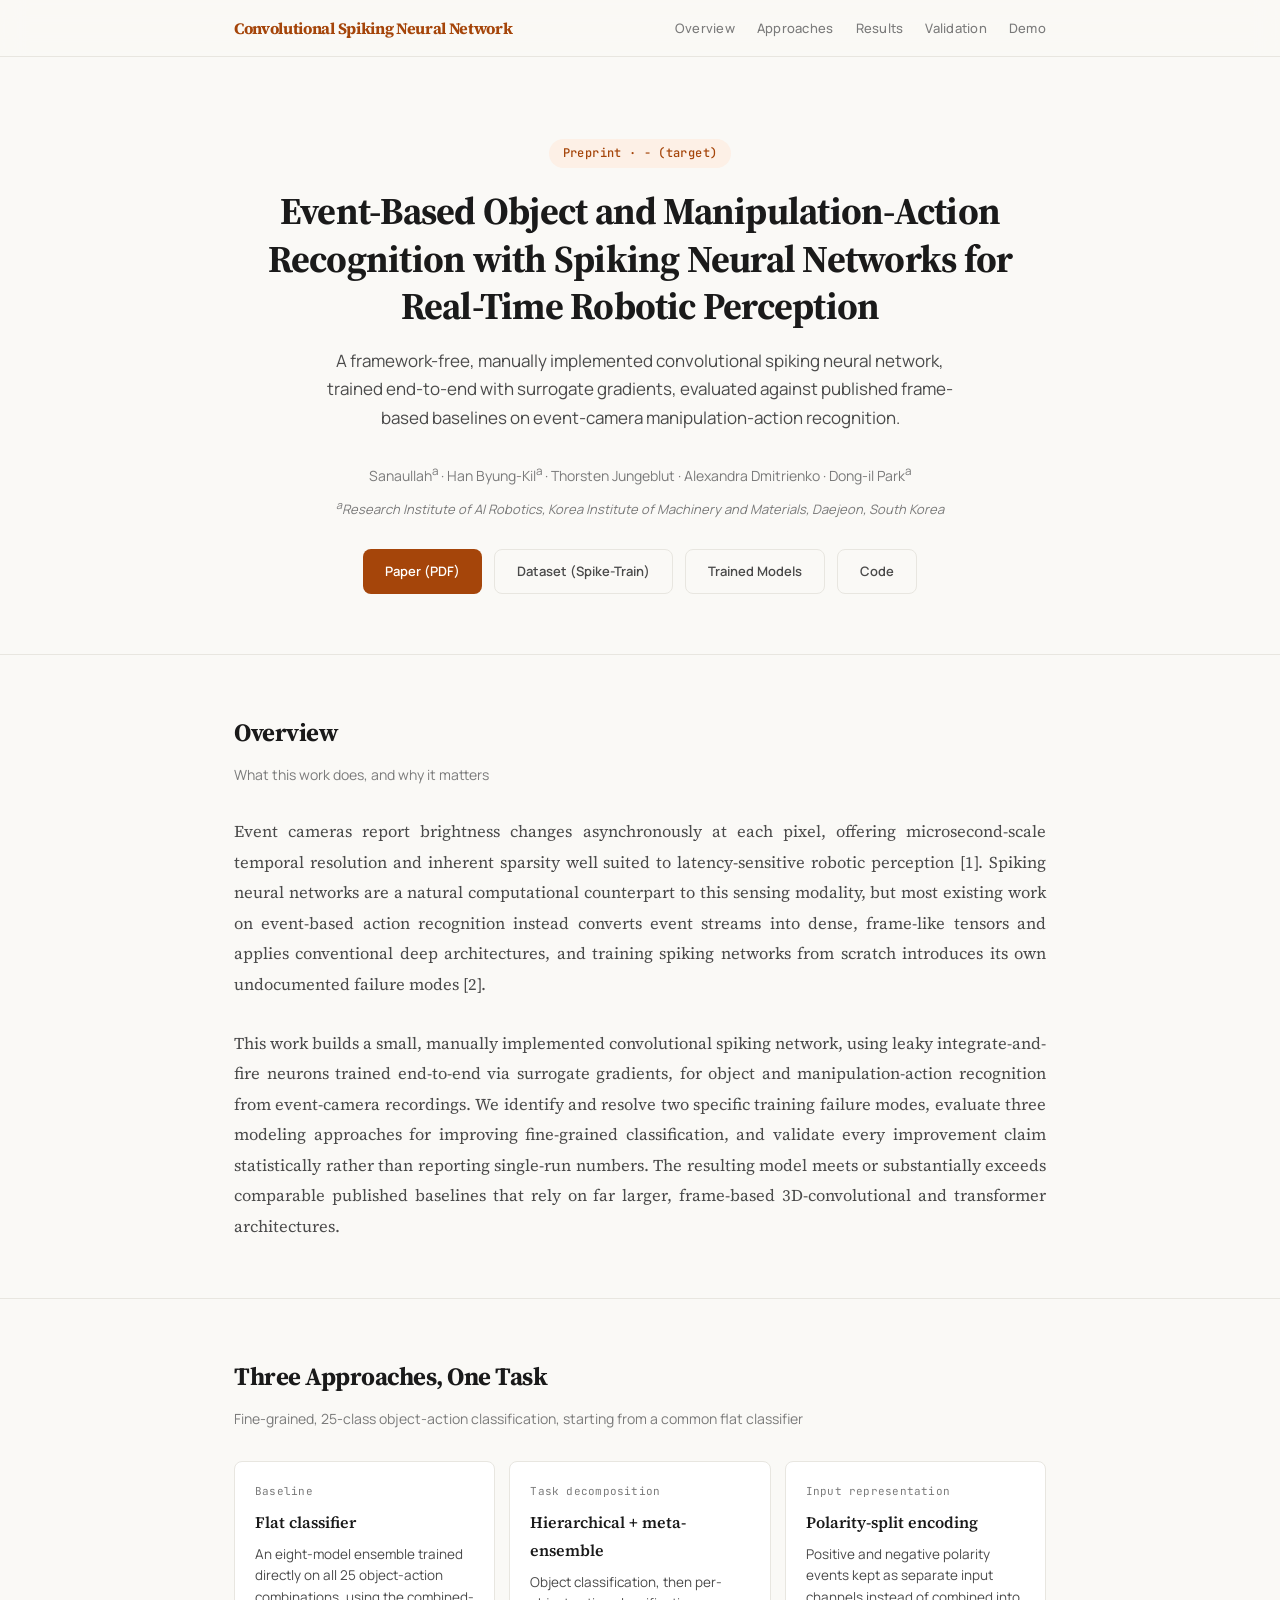
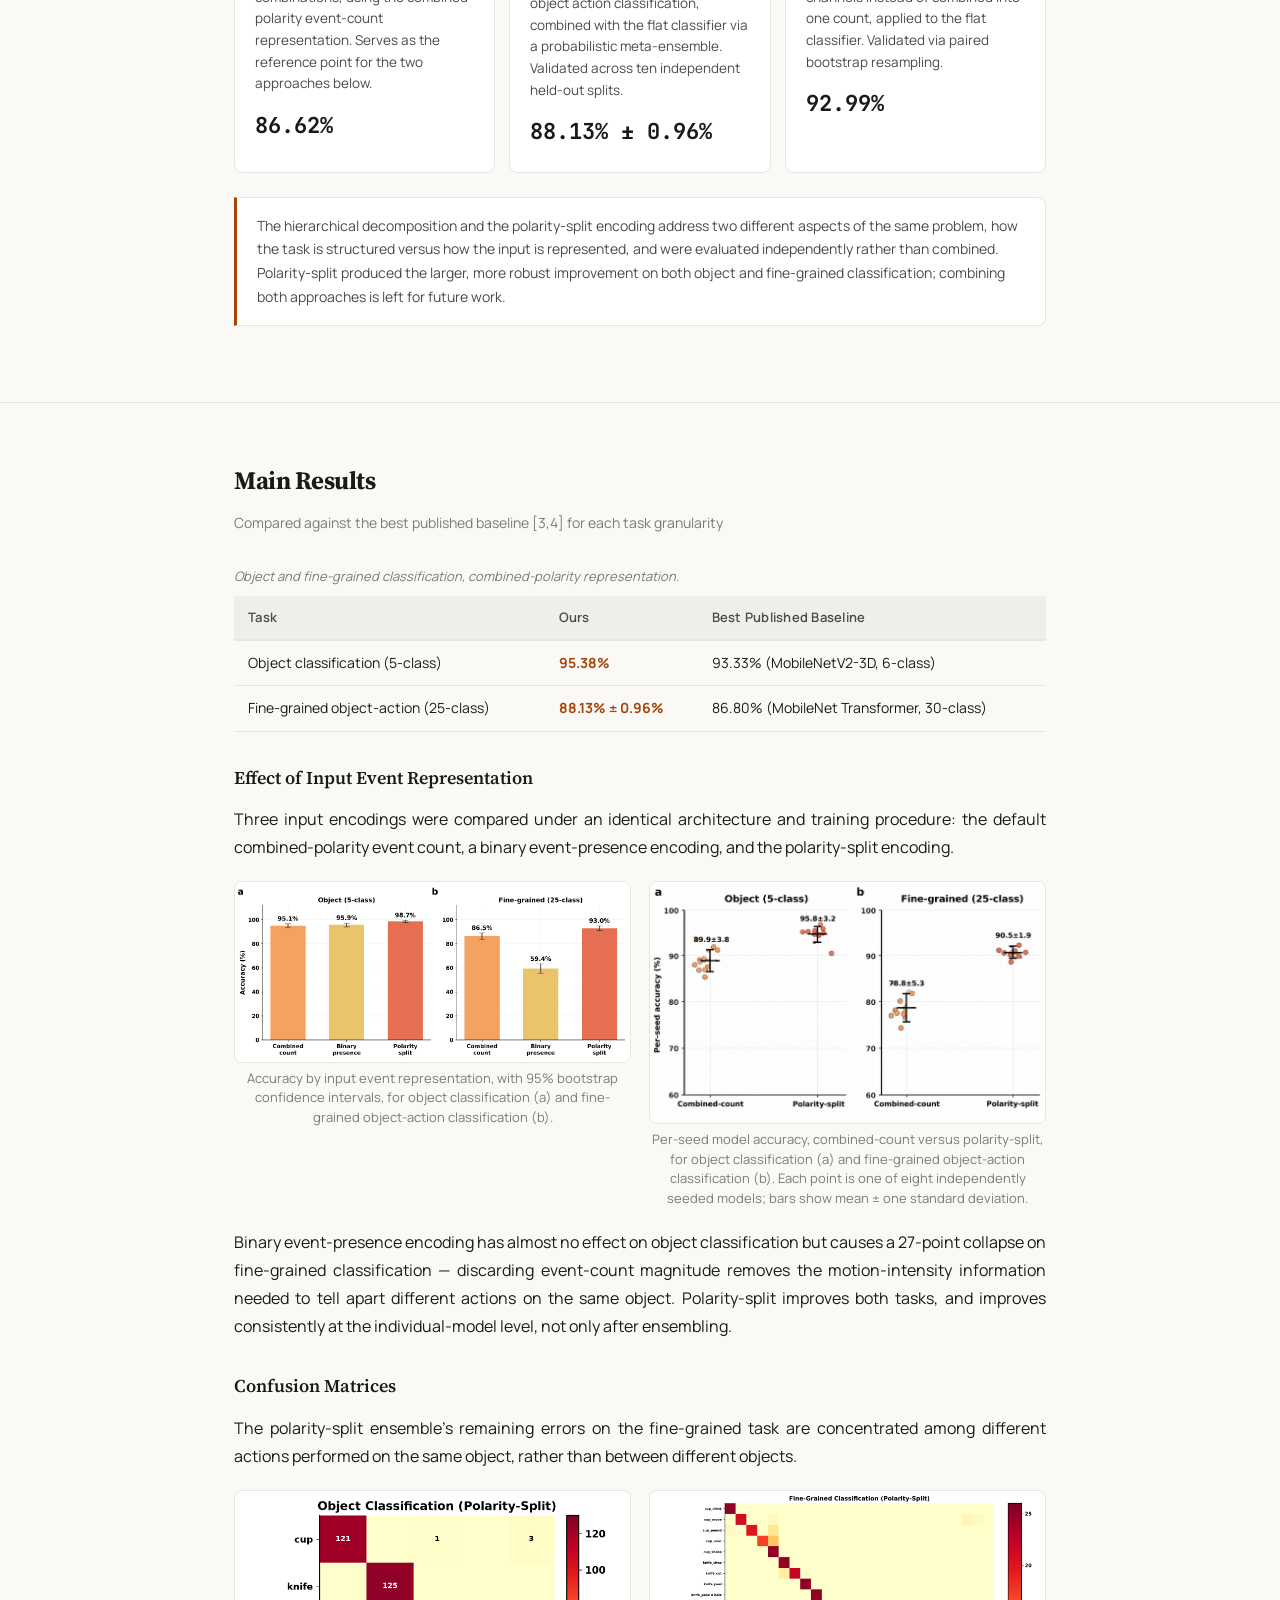
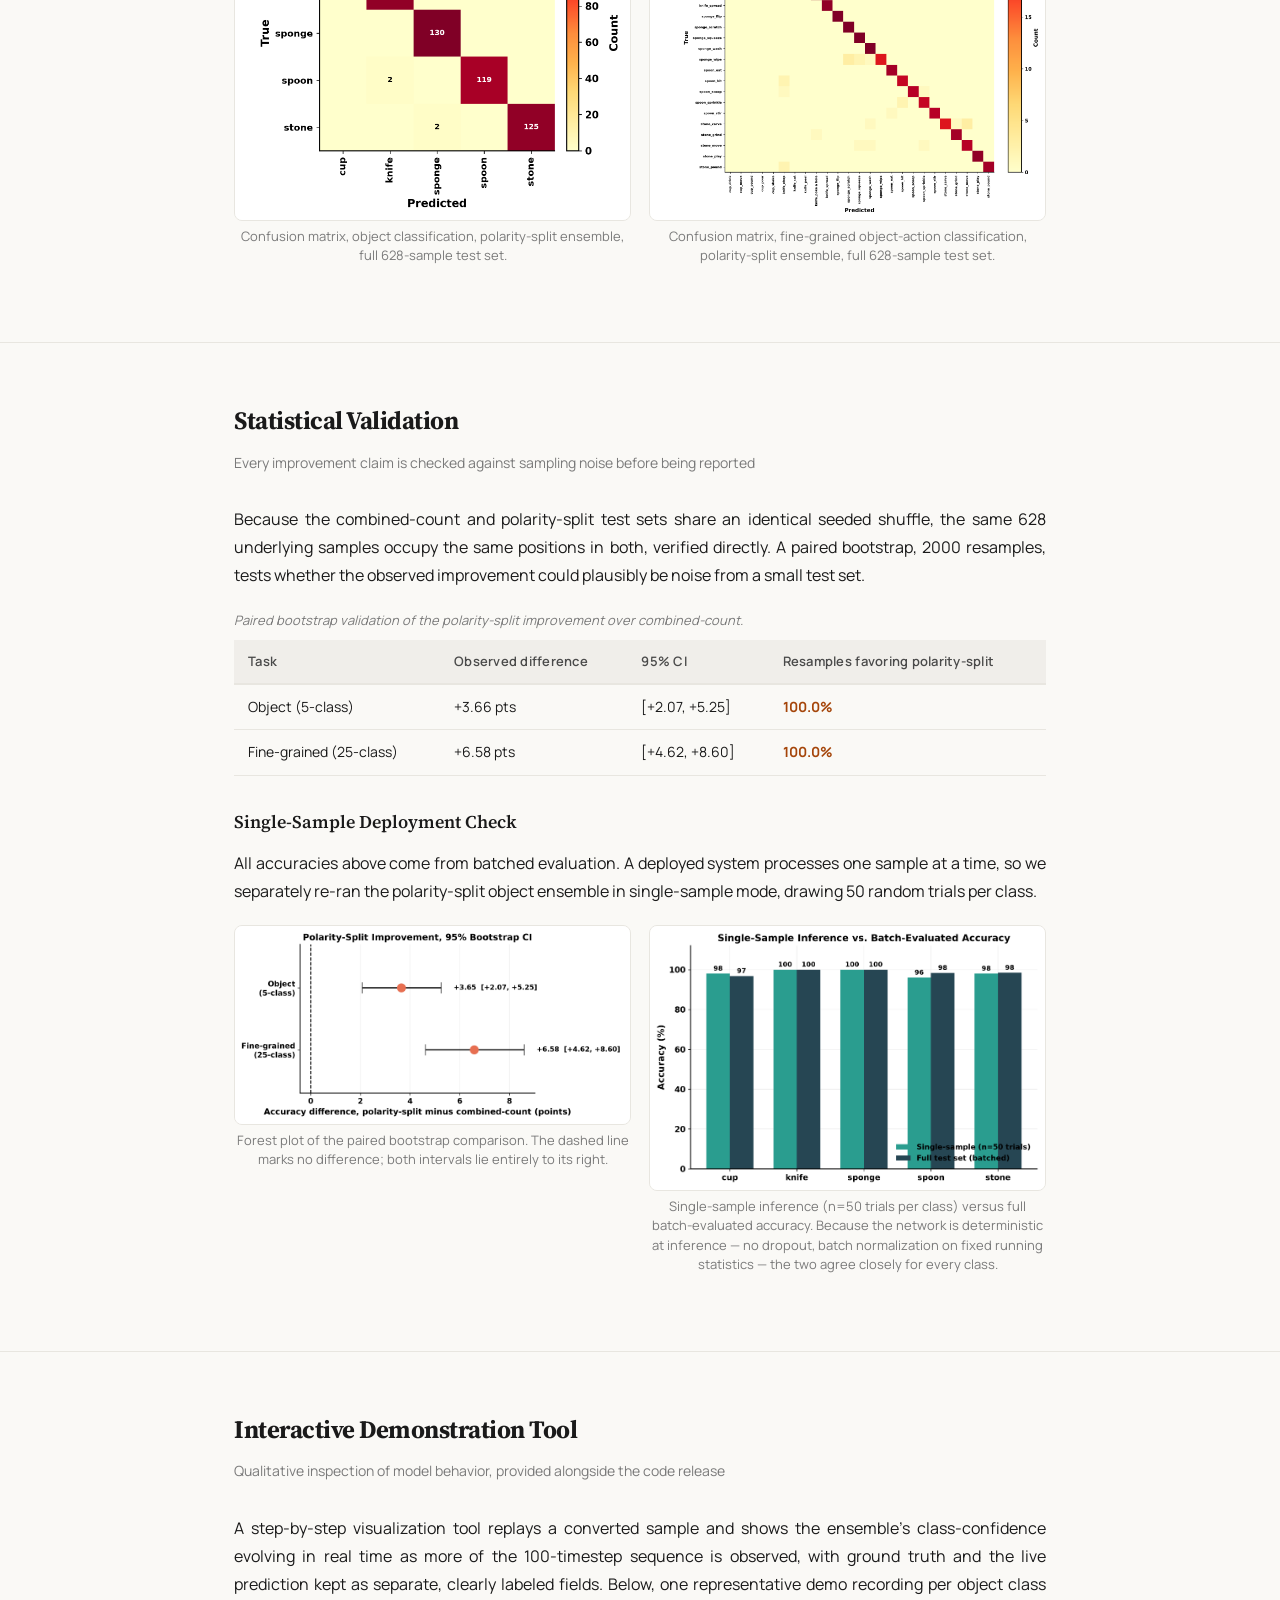
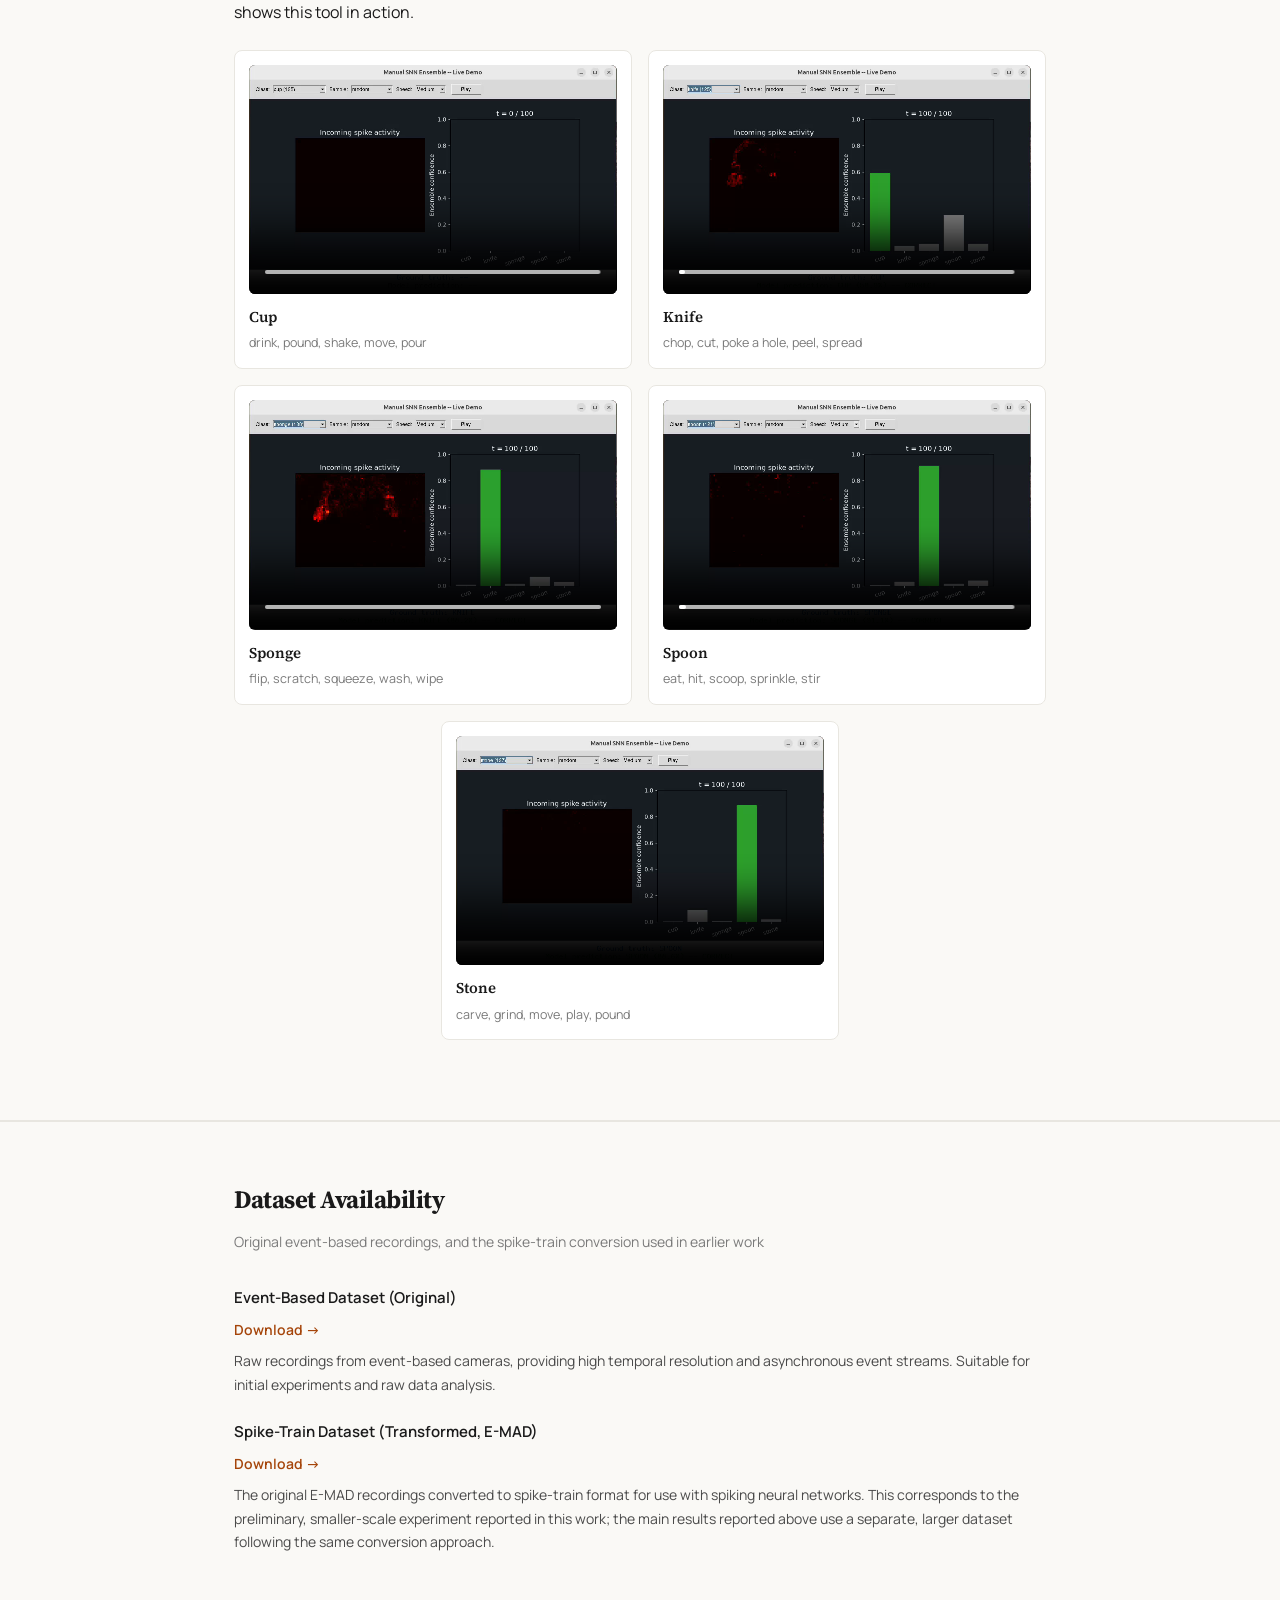
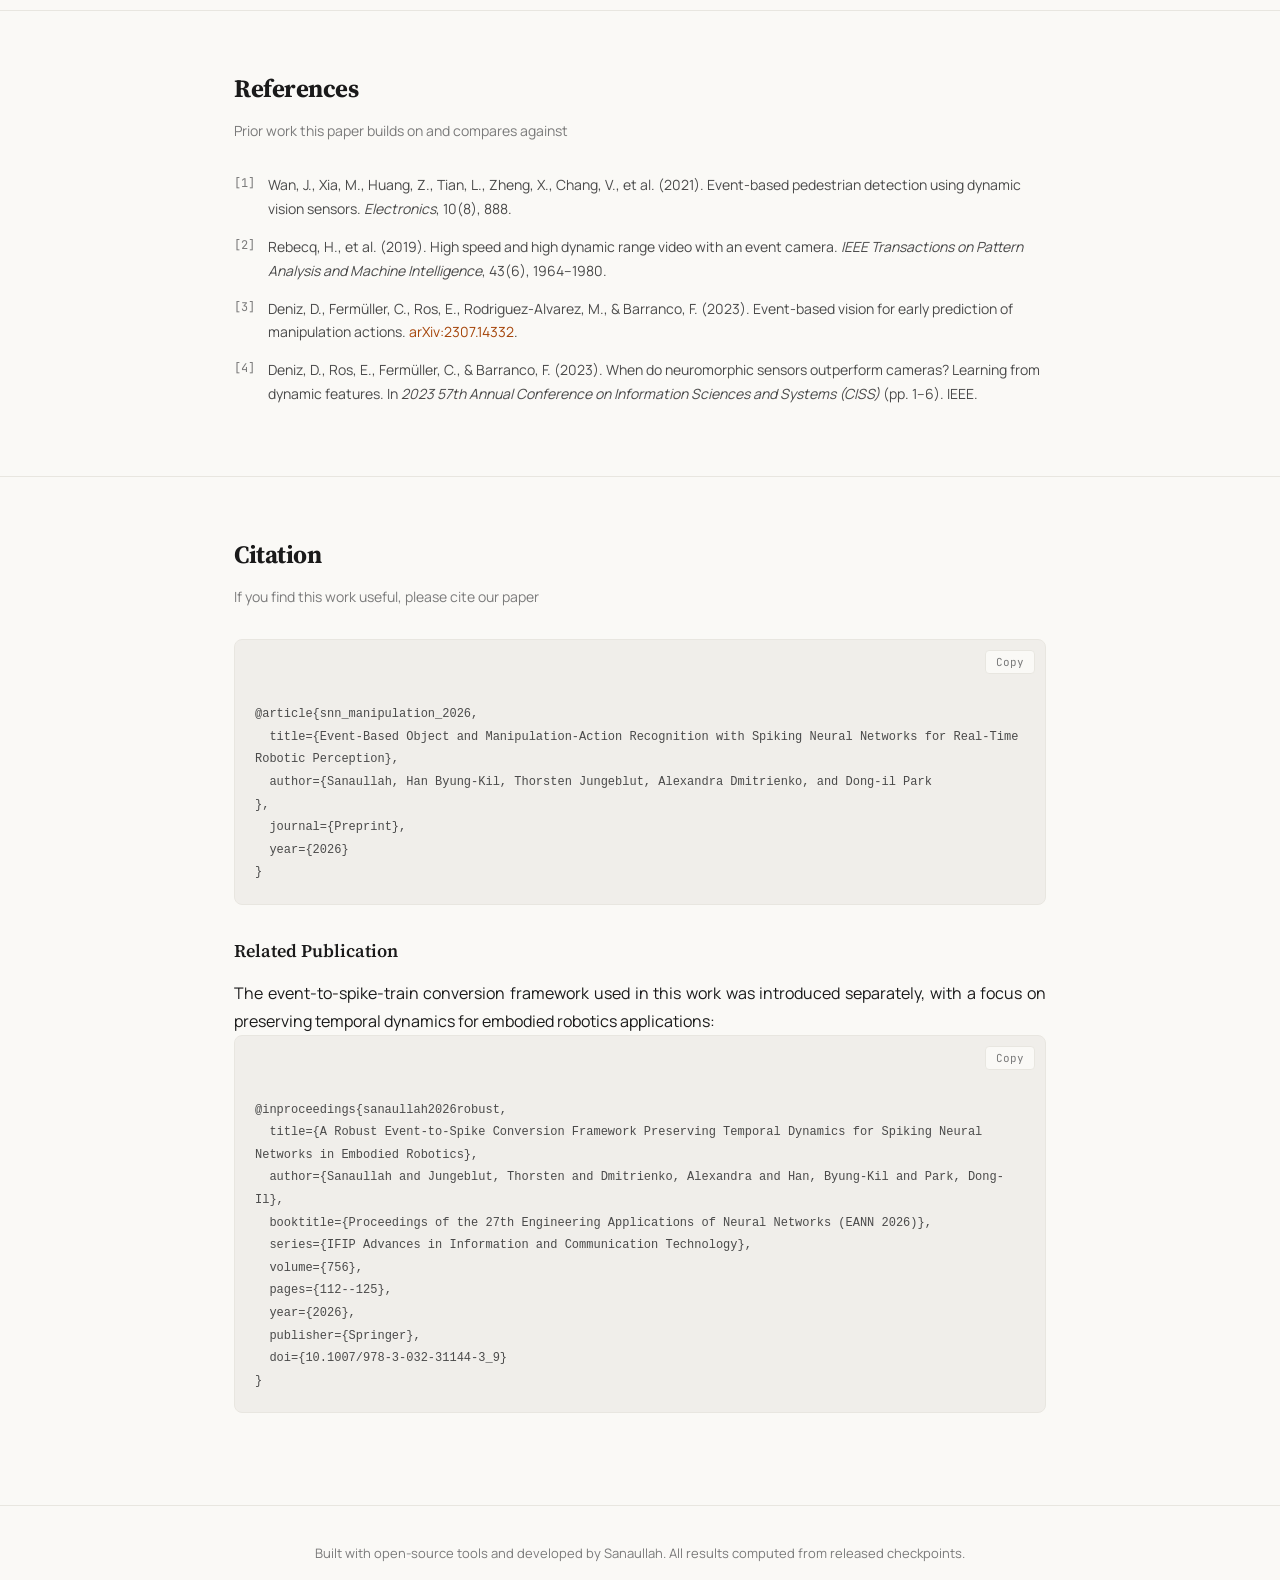
<file: index.html>
<!DOCTYPE html>
<html lang="en">
<head>
<meta charset="UTF-8">
<meta name="viewport" content="width=device-width, initial-scale=1.0">
<title>Event-Based Object and Manipulation-Action Recognition with Spiking Neural Networks for Real-Time Robotic Perception</title>
<link href="https://fonts.googleapis.com/css2?family=Source+Serif+4:opsz,wght@8..60,300;8..60,400;8..60,600;8..60,700&family=Manrope:wght@300;400;500;600;700&family=JetBrains+Mono:wght@400;500&display=swap" rel="stylesheet">
<style>
*,*::before,*::after{margin:0;padding:0;box-sizing:border-box}
:root{
--bg:#faf9f6;--bg2:#f0eeea;--bg3:#e8e6e0;
--text:#1a1a1a;--text2:#4a4a4a;--text3:#7a7a7a;
--accent:#a5450a;--accent2:#c65614;--accent-light:#fdf0e6;
--teal:#1a6b6b;--teal-light:#e8f5f5;
--blue:#1a5fa5;--blue-light:#edf4fc;
--amber:#9a6b10;--amber-light:#fdf6e8;
--serif:'Source Serif 4',Georgia,serif;
--sans:'Manrope',system-ui,sans-serif;
--mono:'JetBrains Mono',monospace;
--max:860px;--r:8px;
}
html{scroll-behavior:smooth}
body{background:var(--bg);color:var(--text);font-family:var(--sans);font-size:16px;line-height:1.75}

nav{position:sticky;top:0;z-index:100;background:rgba(250,249,246,.9);backdrop-filter:blur(12px);border-bottom:1px solid var(--bg3);padding:14px 0}
nav .inner{max-width:var(--max);margin:0 auto;padding:0 24px;display:flex;align-items:center;justify-content:space-between}
nav .brand{font-family:var(--serif);font-weight:700;font-size:16px;color:var(--accent);letter-spacing:-.02em}
nav .links{display:flex;gap:22px}
nav .links a{color:var(--text3);text-decoration:none;font-size:13px;font-weight:500;letter-spacing:.02em;transition:color .2s}
nav .links a:hover{color:var(--text)}

.hero{max-width:var(--max);margin:0 auto;padding:80px 24px 60px;text-align:center}
.hero .venue{display:inline-block;background:var(--accent-light);color:var(--accent);font-family:var(--mono);font-size:12px;font-weight:500;padding:4px 14px;border-radius:20px;margin-bottom:20px;letter-spacing:.03em}
.hero h1{font-family:var(--serif);font-size:clamp(24px,4vw,38px);font-weight:700;line-height:1.25;letter-spacing:-.02em;margin-bottom:16px;color:var(--text)}
.hero .subtitle{font-size:17px;color:var(--text2);max-width:660px;margin:0 auto 28px;line-height:1.7}
.hero .authors{font-size:14px;color:var(--text3);margin-bottom:8px}
.hero .affiliation{font-size:13px;color:var(--text3);font-style:italic}
.hero .buttons{display:flex;gap:12px;justify-content:center;margin-top:28px;flex-wrap:wrap}
.btn{display:inline-flex;align-items:center;gap:6px;padding:10px 22px;border-radius:var(--r);font-size:13px;font-weight:600;text-decoration:none;transition:all .2s;font-family:var(--sans)}
.btn-primary{background:var(--accent);color:#fff}
.btn-primary:hover{background:var(--accent2);transform:translateY(-1px)}
.btn-outline{background:transparent;color:var(--text2);border:1.5px solid var(--bg3)}
.btn-outline:hover{border-color:var(--text3);color:var(--text)}

section{max-width:var(--max);margin:0 auto;padding:56px 24px}
section h2{font-family:var(--serif);font-size:25px;font-weight:700;letter-spacing:-.02em;margin-bottom:8px;color:var(--text)}
section h3{font-family:var(--serif);font-size:18px;font-weight:600;margin:30px 0 12px;color:var(--text)}
section .section-sub{font-size:14px;color:var(--text3);margin-bottom:30px}
.divider{border:none;border-top:1px solid var(--bg3);margin:0}

.abstract-text{font-family:var(--serif);font-size:16.5px;line-height:1.85;color:var(--text2)}

.arch-fig{width:100%;border-radius:var(--r);border:1px solid var(--bg3);margin:20px 0;display:block}
.fig-caption{font-size:13px;color:var(--text3);text-align:center;margin-top:2px;margin-bottom:8px;line-height:1.5}

.approach-grid{display:grid;grid-template-columns:1fr 1fr 1fr;gap:14px;margin:24px 0}
.approach-card{background:#fff;border:1px solid var(--bg3);border-radius:var(--r);padding:20px;transition:border-color .2s}
.approach-card:hover{border-color:var(--accent)}
.approach-card .step{font-family:var(--mono);font-size:11px;color:var(--text3);margin-bottom:6px;letter-spacing:.02em}
.approach-card h4{font-family:var(--serif);font-size:16px;font-weight:600;margin-bottom:8px;color:var(--text)}
.approach-card p{font-size:13.5px;color:var(--text2);line-height:1.6}
.approach-card .acc{font-family:var(--mono);font-size:22px;font-weight:700;color:var(--accent);margin-top:12px}
.approach-card.winner{border-color:var(--accent);background:var(--accent-light)}

.table-wrap{overflow-x:auto;margin:20px 0}
table{width:100%;border-collapse:collapse;font-size:14px}
thead{background:var(--bg2)}
th{font-weight:600;text-align:left;padding:10px 14px;border-bottom:2px solid var(--bg3);font-size:13px;letter-spacing:.02em;color:var(--text2)}
td{padding:10px 14px;border-bottom:1px solid var(--bg3)}
td.best{font-weight:700;color:var(--accent)}
tr:hover{background:var(--accent-light)}
.table-caption{font-size:13px;color:var(--text3);margin-bottom:8px;font-style:italic}

.finding-note{background:#fff;border:1px solid var(--bg3);border-left:3px solid var(--accent);border-radius:0 var(--r) var(--r) 0;padding:16px 20px;margin:20px 0;font-size:14px;color:var(--text2);line-height:1.7}

.gui-placeholder{border:1.5px dashed var(--bg3);border-radius:var(--r);padding:48px 24px;text-align:center;color:var(--text3);font-size:13.5px;margin:20px 0;background:var(--bg2)}

.video-grid{display:grid;grid-template-columns:1fr 1fr;gap:16px;margin:24px 0}
.video-card{background:#fff;border:1px solid var(--bg3);border-radius:var(--r);padding:14px;transition:border-color .2s}
.video-card:hover{border-color:var(--accent)}
.video-card video{width:100%;border-radius:6px;background:#111;display:block}
.video-card .video-label{font-family:var(--serif);font-size:15px;font-weight:600;margin-top:10px;color:var(--text)}
.video-card .video-label span{font-family:var(--sans);font-weight:400;font-size:12.5px;color:var(--text3);display:block;margin-top:2px}
.video-grid .video-card.wide{grid-column:1/-1;max-width:calc(50% - 8px);margin:0 auto}

.bibtex-box{background:var(--bg2);border:1px solid var(--bg3);border-radius:var(--r);padding:20px;font-family:var(--mono);font-size:12px;line-height:1.8;overflow-x:auto;white-space:pre-wrap;color:var(--text2);position:relative}
.copy-btn{position:absolute;top:10px;right:10px;background:var(--bg);border:1px solid var(--bg3);color:var(--text3);font-size:11px;padding:4px 10px;border-radius:4px;cursor:pointer;font-family:var(--mono)}
.copy-btn:hover{background:var(--bg3);color:var(--text)}

footer{text-align:center;padding:36px 24px;color:var(--text3);font-size:13px;border-top:1px solid var(--bg3);margin-top:36px}

@media(max-width:640px){
.approach-grid{grid-template-columns:1fr}
.video-grid{grid-template-columns:1fr}
.hero h1{font-size:24px}
nav .links{gap:12px}
nav .links a{font-size:11.5px}
}
</style>
</head>
<body>

<nav>
<div class="inner">
<div class="brand">Convolutional Spiking Neural Network</div>
<div class="links">
<a href="#overview">Overview</a>
<a href="#approaches">Approaches</a>
<a href="#results">Results</a>
<a href="#validation">Validation</a>
<a href="#demo">Demo</a>
</div>
</div>
</nav>

<div class="hero">
<div class="venue">Preprint &middot; - (target)</div>
<h1>Event-Based Object and Manipulation-Action Recognition with Spiking Neural Networks for Real-Time Robotic Perception</h1>
<p class="subtitle">A framework-free, manually implemented convolutional spiking neural network, trained end-to-end with surrogate gradients, evaluated against published frame-based baselines on event-camera manipulation-action recognition.</p>
<p class="authors">Sanaullah<sup>a</sup> &middot; Han Byung-Kil<sup>a</sup> &middot; Thorsten Jungeblut &middot; Alexandra Dmitrienko &middot; Dong-il Park<sup>a</sup></p>
<p class="affiliation"><sup>a</sup>Research Institute of AI Robotics, Korea Institute of Machinery and Materials, Daejeon, South Korea</p>
<div class="buttons">
<a href="#" class="btn btn-primary">Paper (PDF)</a>
<a href="https://rao-sanaullah.github.io/Event-To-Spike/" class="btn btn-outline">Dataset (Spike-Train)</a>
<a href="#" class="btn btn-outline">Trained Models</a>
<a href="#" class="btn btn-outline">Code</a>
</div>
</div>


<hr class="divider">

<section id="overview">
<h2>Overview</h2>
<p class="section-sub">What this work does, and why it matters</p>
<p class="abstract-text" align="justify">
Event cameras report brightness changes asynchronously at each pixel, offering microsecond-scale temporal resolution and inherent sparsity well suited to latency-sensitive robotic perception [1]. Spiking neural networks are a natural computational counterpart to this sensing modality, but most existing work on event-based action recognition instead converts event streams into dense, frame-like tensors and applies conventional deep architectures, and training spiking networks from scratch introduces its own undocumented failure modes [2].
</p>
<br>
<p class="abstract-text" align="justify">
This work builds a small, manually implemented convolutional spiking network, using leaky integrate-and-fire neurons trained end-to-end via surrogate gradients, for object and manipulation-action recognition from event-camera recordings. We identify and resolve two specific training failure modes, evaluate three modeling approaches for improving fine-grained classification, and validate every improvement claim statistically rather than reporting single-run numbers. The resulting model meets or substantially exceeds comparable published baselines that rely on far larger, frame-based 3D-convolutional and transformer architectures.
</p>
</section>

<hr class="divider">

<section id="approaches">
<h2>Three Approaches, One Task</h2>
<p class="section-sub">Fine-grained, 25-class object-action classification, starting from a common flat classifier</p>

<div style="display:grid;grid-template-columns:repeat(auto-fit,minmax(220px,1fr));gap:14px;margin:24px 0">

<div style="background:#fff;border:1px solid #e8e6e0;border-radius:8px;padding:20px">
<div style="font-family:'JetBrains Mono',monospace;font-size:11px;color:#7a7a7a;margin-bottom:6px;letter-spacing:.02em">Baseline</div>
<h4 style="font-family:'Source Serif 4',Georgia,serif;font-size:16px;font-weight:600;margin-bottom:8px;color:#1a1a1a">Flat classifier</h4>
<p style="font-size:13.5px;color:#4a4a4a;line-height:1.6">An eight-model ensemble trained directly on all 25 object-action combinations, using the combined-polarity event-count representation. Serves as the reference point for the two approaches below.</p>
<div style="font-family:'JetBrains Mono',monospace;font-size:22px;font-weight:700;color:#1a1a1a;margin-top:12px">86.62%</div>
</div>

<div style="background:#fff;border:1px solid #e8e6e0;border-radius:8px;padding:20px">
<div style="font-family:'JetBrains Mono',monospace;font-size:11px;color:#7a7a7a;margin-bottom:6px;letter-spacing:.02em">Task decomposition</div>
<h4 style="font-family:'Source Serif 4',Georgia,serif;font-size:16px;font-weight:600;margin-bottom:8px;color:#1a1a1a">Hierarchical + meta-ensemble</h4>
<p style="font-size:13.5px;color:#4a4a4a;line-height:1.6">Object classification, then per-object action classification, combined with the flat classifier via a probabilistic meta-ensemble. Validated across ten independent held-out splits.</p>
<div style="font-family:'JetBrains Mono',monospace;font-size:22px;font-weight:700;color:#1a1a1a;margin-top:12px">88.13% &plusmn; 0.96%</div>
</div>

<div style="background:#fff;border:1px solid #e8e6e0;border-radius:8px;padding:20px">
<div style="font-family:'JetBrains Mono',monospace;font-size:11px;color:#7a7a7a;margin-bottom:6px;letter-spacing:.02em">Input representation</div>
<h4 style="font-family:'Source Serif 4',Georgia,serif;font-size:16px;font-weight:600;margin-bottom:8px;color:#1a1a1a">Polarity-split encoding</h4>
<p style="font-size:13.5px;color:#4a4a4a;line-height:1.6">Positive and negative polarity events kept as separate input channels instead of combined into one count, applied to the flat classifier. Validated via paired bootstrap resampling.</p>
<div style="font-family:'JetBrains Mono',monospace;font-size:22px;font-weight:700;color:#1a1a1a;margin-top:12px">92.99%</div>
</div>

</div>

<div style="background:#fff;border:1px solid #e8e6e0;border-left:3px solid #a5450a;border-radius:0 8px 8px 0;padding:16px 20px;margin:20px 0;font-size:14px;color:#4a4a4a;line-height:1.7">
The hierarchical decomposition and the polarity-split encoding address two different aspects of the same problem, how the task is structured versus how the input is represented, and were evaluated independently rather than combined. Polarity-split produced the larger, more robust improvement on both object and fine-grained classification; combining both approaches is left for future work.
</div>

</section>

<hr class="divider">

<section id="results">
<h2>Main Results</h2>
<p class="section-sub">Compared against the best published baseline [3,4] for each task granularity</p>

<div class="table-wrap">
<p class="table-caption">Object and fine-grained classification, combined-polarity representation.</p>
<table>
<thead><tr><th>Task</th><th>Ours</th><th>Best Published Baseline</th></tr></thead>
<tbody>
<tr><td>Object classification (5-class)</td><td class="best">95.38%</td><td>93.33% (MobileNetV2-3D, 6-class)</td></tr>
<tr><td>Fine-grained object-action (25-class)</td><td class="best">88.13% &plusmn; 0.96%</td><td>86.80% (MobileNet Transformer, 30-class)</td></tr>
</tbody>
</table>
</div>

<h3>Effect of Input Event Representation</h3>
<p align="justify">Three input encodings were compared under an identical architecture and training procedure: the default combined-polarity event count, a binary event-presence encoding, and the polarity-split encoding.</p>

<div style="display:grid;grid-template-columns:repeat(auto-fit,minmax(300px,1fr));gap:18px;margin:20px 0;align-items:start">
<div>
<img src="Images/fig1_encoding_accuracy.png" alt="Encoding accuracy comparison" style="width:100%;border-radius:8px;border:1px solid #e8e6e0;display:block;margin:0">
<p class="fig-caption" style="margin-top:6px;margin-bottom:0">Accuracy by input event representation, with 95% bootstrap confidence intervals, for object classification (a) and fine-grained object-action classification (b).</p>
</div>
<div>
<img src="Images/fig2_per_seed_variability.png" alt="Per-seed variability" style="width:100%;border-radius:8px;border:1px solid #e8e6e0;display:block;margin:0">
<p class="fig-caption" style="margin-top:6px;margin-bottom:0">Per-seed model accuracy, combined-count versus polarity-split, for object classification (a) and fine-grained object-action classification (b). Each point is one of eight independently seeded models; bars show mean &plusmn; one standard deviation.</p>
</div>
</div>

<p align="justify">Binary event-presence encoding has almost no effect on object classification but causes a 27-point collapse on fine-grained classification &mdash; discarding event-count magnitude removes the motion-intensity information needed to tell apart different actions on the same object. Polarity-split improves both tasks, and improves consistently at the individual-model level, not only after ensembling.</p>

<h3>Confusion Matrices</h3>
<p align="justify">The polarity-split ensemble's remaining errors on the fine-grained task are concentrated among different actions performed on the same object, rather than between different objects.</p>

<div style="display:grid;grid-template-columns:repeat(auto-fit,minmax(300px,1fr));gap:18px;margin:20px 0;align-items:start">
<div>
<img src="Images/fig4_confusion_object.png" alt="Object confusion matrix" style="width:100%;border-radius:8px;border:1px solid #e8e6e0;display:block;margin:0">
<p class="fig-caption" style="margin-top:6px;margin-bottom:0">Confusion matrix, object classification, polarity-split ensemble, full 628-sample test set.</p>
</div>
<div>
<img src="Images/fig5_confusion_action.png" alt="Fine-grained confusion matrix" style="width:100%;border-radius:8px;border:1px solid #e8e6e0;display:block;margin:0">
<p class="fig-caption" style="margin-top:6px;margin-bottom:0">Confusion matrix, fine-grained object-action classification, polarity-split ensemble, full 628-sample test set.</p>
</div>
</div>
</section>

<hr class="divider">

<section id="validation">
<h2>Statistical Validation</h2>
<p class="section-sub">Every improvement claim is checked against sampling noise before being reported</p>

<p align="justify">Because the combined-count and polarity-split test sets share an identical seeded shuffle, the same 628 underlying samples occupy the same positions in both, verified directly. A paired bootstrap, 2000 resamples, tests whether the observed improvement could plausibly be noise from a small test set.</p>

<div class="table-wrap">
<p class="table-caption">Paired bootstrap validation of the polarity-split improvement over combined-count.</p>
<table>
<thead><tr><th>Task</th><th>Observed difference</th><th>95% CI</th><th>Resamples favoring polarity-split</th></tr></thead>
<tbody>
<tr><td>Object (5-class)</td><td>+3.66 pts</td><td>[+2.07, +5.25]</td><td class="best">100.0%</td></tr>
<tr><td>Fine-grained (25-class)</td><td>+6.58 pts</td><td>[+4.62, +8.60]</td><td class="best">100.0%</td></tr>
</tbody>
</table>
</div>

<h3>Single-Sample Deployment Check</h3>
<p align="justify">All accuracies above come from batched evaluation. A deployed system processes one sample at a time, so we separately re-ran the polarity-split object ensemble in single-sample mode, drawing 50 random trials per class.</p>

<div style="display:grid;grid-template-columns:repeat(auto-fit,minmax(300px,1fr));gap:18px;margin:20px 0;align-items:start">
<div>
<img src="Images/fig3_bootstrap_forest.png" alt="Bootstrap forest plot" style="width:100%;border-radius:8px;border:1px solid #e8e6e0;display:block;margin:0">
<p class="fig-caption" style="margin-top:6px;margin-bottom:0">Forest plot of the paired bootstrap comparison. The dashed line marks no difference; both intervals lie entirely to its right.</p>
</div>
<div>
<img src="Images/fig6_single_sample.png" alt="Single-sample validation" style="width:100%;border-radius:8px;border:1px solid #e8e6e0;display:block;margin:0">
<p class="fig-caption" style="margin-top:6px;margin-bottom:0">Single-sample inference (n=50 trials per class) versus full batch-evaluated accuracy. Because the network is deterministic at inference &mdash; no dropout, batch normalization on fixed running statistics &mdash; the two agree closely for every class.</p>
</div>
</div>
</section>

<hr class="divider">

<section id="demo">
<h2>Interactive Demonstration Tool</h2>
<p class="section-sub">Qualitative inspection of model behavior, provided alongside the code release</p>
<p align="justify">A step-by-step visualization tool replays a converted sample and shows the ensemble's class-confidence evolving in real time as more of the 100-timestep sequence is observed, with ground truth and the live prediction kept as separate, clearly labeled fields. Below, one representative demo recording per object class shows this tool in action.</p>

<div class="video-grid">
<div class="video-card">
<video controls preload="metadata">
<source src="videos/cup.webm" type="video/mp4">
Your browser does not support embedded video.
</video>
<div class="video-label">Cup<span>drink, pound, shake, move, pour</span></div>
</div>
<div class="video-card">
<video controls preload="metadata">
<source src="videos/knife.webm" type="video/mp4">
Your browser does not support embedded video.
</video>
<div class="video-label">Knife<span>chop, cut, poke a hole, peel, spread</span></div>
</div>
<div class="video-card">
<video controls preload="metadata">
<source src="videos/sponge.webm" type="video/mp4">
Your browser does not support embedded video.
</video>
<div class="video-label">Sponge<span>flip, scratch, squeeze, wash, wipe</span></div>
</div>
<div class="video-card">
<video controls preload="metadata">
<source src="videos/spoon.webm" type="video/mp4">
Your browser does not support embedded video.
</video>
<div class="video-label">Spoon<span>eat, hit, scoop, sprinkle, stir</span></div>
</div>
<div class="video-card wide">
<video controls preload="metadata">
<source src="videos/stone.webm" type="video/mp4">
Your browser does not support embedded video.
</video>
<div class="video-label">Stone<span>carve, grind, move, play, pound</span></div>
</div>
</div>
</section>

<hr class="divider">

<style>
.resource-item{margin-bottom:22px}
.resource-item:last-child{margin-bottom:0}
.resource-item .res-title{font-weight:600;font-size:15px;color:var(--text);margin-bottom:4px}
.resource-item a{color:var(--accent);text-decoration:none;font-weight:600;font-size:14px}
.resource-item a:hover{text-decoration:underline}
.resource-item p{font-size:14px;color:var(--text2);margin-top:6px;line-height:1.7}
.ref-list{list-style:none;counter-reset:ref-counter;padding:0;margin:0}
.ref-list li{counter-increment:ref-counter;padding-left:34px;position:relative;margin-bottom:14px;font-size:14px;color:var(--text2);line-height:1.7}
.ref-list li::before{content:"[" counter(ref-counter) "]";position:absolute;left:0;color:var(--text3);font-family:var(--mono);font-size:12px}
.ref-list a{color:var(--accent);text-decoration:none}
.ref-list a:hover{text-decoration:underline}
</style>

<hr class="divider">

<section>
<h2>Dataset Availability</h2>
<p class="section-sub">Original event-based recordings, and the spike-train conversion used in earlier work</p>

<div class="resource-item">
<div class="res-title">Event-Based Dataset (Original)</div>
<a href="https://github.com/DaniDeniz/DavisHandDataset-Events" target="_blank">Download &rarr;</a>
<p>Raw recordings from event-based cameras, providing high temporal resolution and asynchronous event streams. Suitable for initial experiments and raw data analysis.</p>
</div>

<div class="resource-item">
<div class="res-title">Spike-Train Dataset (Transformed, E-MAD)</div>
<a href="https://drive.google.com/file/d/1HSaJXqOdEdPiyT1OBn-XNn-RyHmnFD6y/view?usp=drive_link" target="_blank">Download &rarr;</a>
<p>The original E-MAD recordings converted to spike-train format for use with spiking neural networks. This corresponds to the preliminary, smaller-scale experiment reported in this work; the main results reported above use a separate, larger dataset following the same conversion approach.</p>
</div>
</section>

<hr class="divider">

<section>
<h2>References</h2>
<p class="section-sub">Prior work this paper builds on and compares against</p>

<ol class="ref-list">
<li>Wan, J., Xia, M., Huang, Z., Tian, L., Zheng, X., Chang, V., et al. (2021). Event-based pedestrian detection using dynamic vision sensors. <i>Electronics</i>, 10(8), 888.</li>
<li>Rebecq, H., et al. (2019). High speed and high dynamic range video with an event camera. <i>IEEE Transactions on Pattern Analysis and Machine Intelligence</i>, 43(6), 1964&ndash;1980.</li>
<li>Deniz, D., Ferm&uuml;ller, C., Ros, E., Rodriguez-Alvarez, M., &amp; Barranco, F. (2023). Event-based vision for early prediction of manipulation actions. <a href="https://arxiv.org/abs/2307.14332" target="_blank">arXiv:2307.14332</a>.</li>
<li>Deniz, D., Ros, E., Ferm&uuml;ller, C., &amp; Barranco, F. (2023). When do neuromorphic sensors outperform cameras? Learning from dynamic features. In <i>2023 57th Annual Conference on Information Sciences and Systems (CISS)</i> (pp. 1&ndash;6). IEEE.</li>
</ol>
</section>

<hr class="divider">

<section>
<h2>Citation</h2>
<p class="section-sub">If you find this work useful, please cite our paper</p>
<div class="bibtex-box" id="bibtex">
<button class="copy-btn" onclick="navigator.clipboard.writeText(document.getElementById('bibtex-text').textContent)">Copy</button>
<code id="bibtex-text">@article{snn_manipulation_2026,
  title={Event-Based Object and Manipulation-Action Recognition with Spiking Neural Networks for Real-Time Robotic Perception},
  author={Sanaullah, Han Byung-Kil, Thorsten Jungeblut, Alexandra Dmitrienko, and Dong-il Park</p>},
  journal={Preprint},
  year={2026}
}</code>
</div>

<h3>Related Publication</h3>
<p align="justify">The event-to-spike-train conversion framework used in this work was introduced separately, with a focus on preserving temporal dynamics for embodied robotics applications:</p>
<div class="bibtex-box" id="bibtex2">
<button class="copy-btn" onclick="navigator.clipboard.writeText(document.getElementById('bibtex-text2').textContent)">Copy</button>
<code id="bibtex-text2">@inproceedings{sanaullah2026robust,
  title={A Robust Event-to-Spike Conversion Framework Preserving Temporal Dynamics for Spiking Neural Networks in Embodied Robotics},
  author={Sanaullah and Jungeblut, Thorsten and Dmitrienko, Alexandra and Han, Byung-Kil and Park, Dong-Il},
  booktitle={Proceedings of the 27th Engineering Applications of Neural Networks (EANN 2026)},
  series={IFIP Advances in Information and Communication Technology},
  volume={756},
  pages={112--125},
  year={2026},
  publisher={Springer},
  doi={10.1007/978-3-032-31144-3_9}
}</code>
</div>
</section>

<footer>
Built with open-source tools and developed by Sanaullah. All results computed from released checkpoints.
</footer>

</body>
</html>
</file>
